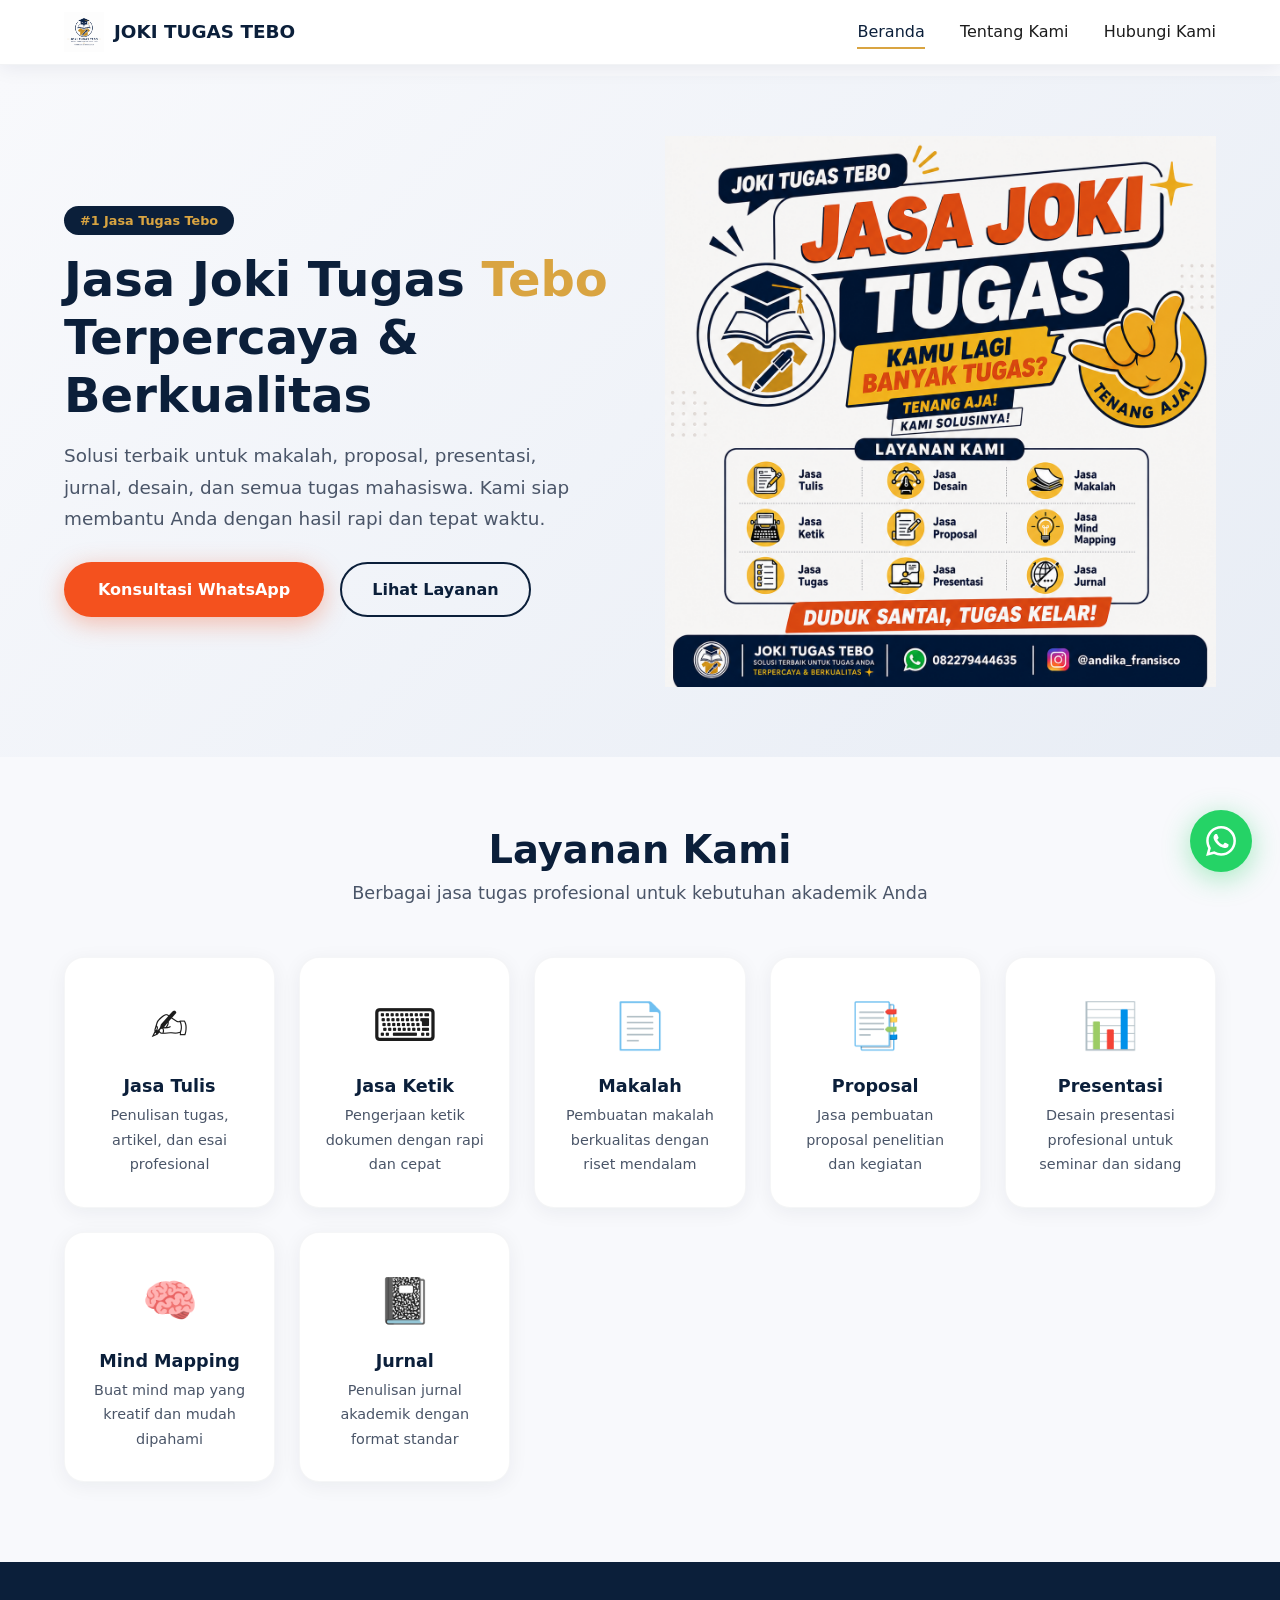
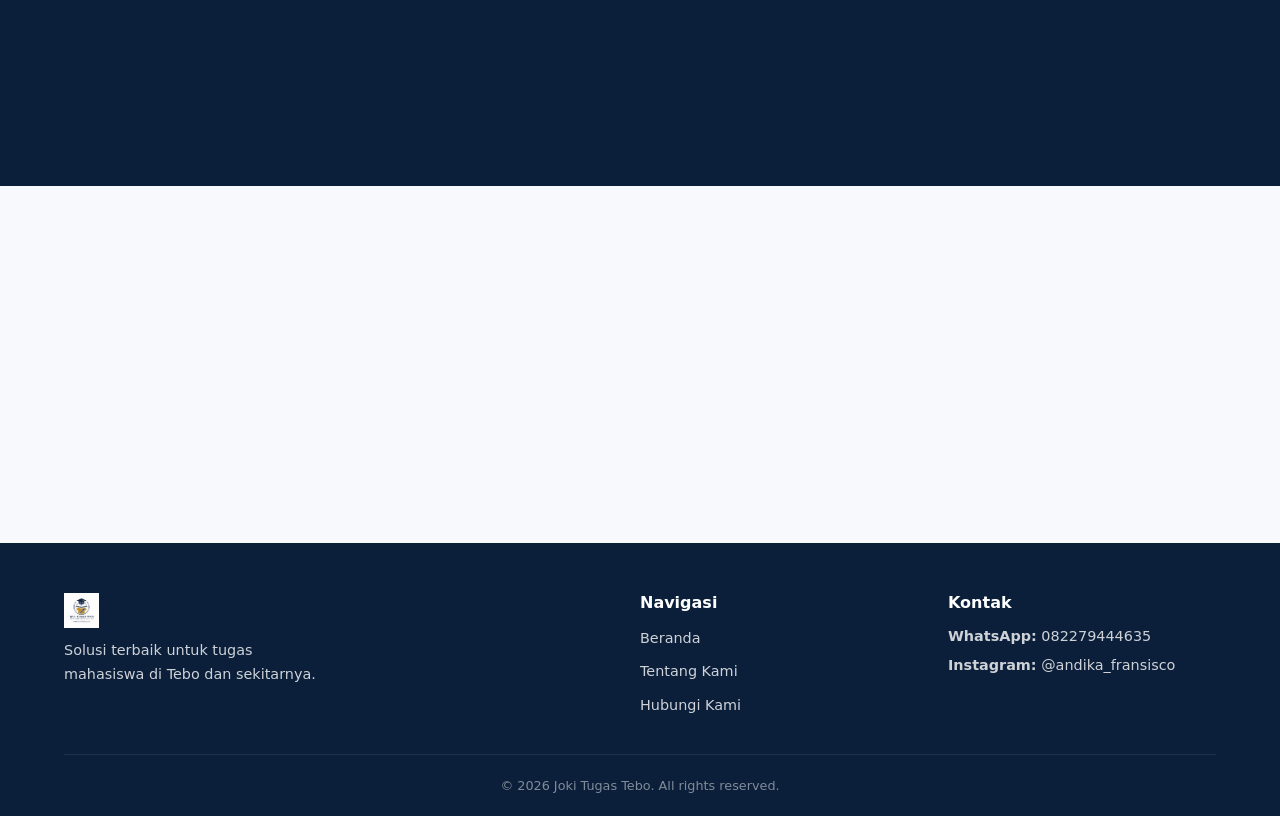
<file: index.html>
<!DOCTYPE html>
<html lang="id">
<head>
    <meta charset="UTF-8" />
    <meta name="viewport" content="width=device-width, initial-scale=1.0" />
    <title>Joki Tugas Tebo | Jasa Makalah, Proposal, Skripsi dan Presentasi</title>
    <meta name="description" content="Joki Tugas Tebo menyediakan jasa pembuatan makalah, proposal, presentasi, jurnal, desain dan tugas mahasiswa dengan hasil rapi dan berkualitas." />
    <meta name="keywords" content="joki tugas tebo, jasa tugas tebo, jasa makalah tebo, jasa proposal tebo, jasa presentasi tebo" />
    <meta name="author" content="Joki Tugas Tebo" />
    <link rel="canonical" href="https://jokitugastebo.vercel.app/" />
    
    <!-- ===== VERIFIKASI GOOGLE SEARCH ===== -->
    <meta name="google-site-verification" content="gqsC8VG3Gx961uWxWNZqtFAsn5p67Dh4_LipPPQKADQ" />
    
    <!-- ===== ROBOTS ===== -->
    <meta name="robots" content="index, follow" />
    
    <!-- ===== OPEN GRAPH / WHATSAPP THUMBNAIL ===== -->
    <meta property="og:type" content="website" />
    <meta property="og:title" content="Joki Tugas Tebo | Jasa Makalah, Proposal, Skripsi dan Presentasi" />
    <meta property="og:description" content="Joki Tugas Tebo menyediakan jasa pembuatan makalah, proposal, presentasi, jurnal, desain dan tugas mahasiswa dengan hasil rapi dan berkualitas." />
    <meta property="og:url" content="https://jokitugastebo.vercel.app/" />
    <meta property="og:site_name" content="Joki Tugas Tebo" />
    <meta property="og:locale" content="id_ID" />
    <meta property="og:image" content="https://jokitugastebo.vercel.app/assets/og-image.jpg" />
    <meta property="og:image:width" content="1200" />
    <meta property="og:image:height" content="630" />
    <meta property="og:image:type" content="image/jpeg" />
    <meta property="og:image:alt" content="Joki Tugas Tebo - Solusi Tugas Mahasiswa Terpercaya" />
    
    <!-- ===== TWITTER CARD ===== -->
    <meta name="twitter:card" content="summary_large_image" />
    <meta name="twitter:title" content="Joki Tugas Tebo | Jasa Makalah, Proposal, Skripsi dan Presentasi" />
    <meta name="twitter:description" content="Joki Tugas Tebo menyediakan jasa pembuatan makalah, proposal, presentasi, jurnal, desain dan tugas mahasiswa dengan hasil rapi dan berkualitas." />
    <meta name="twitter:image" content="https://jokitugastebo.vercel.app/assets/og-image.jpg" />
    <meta name="twitter:site" content="@andika_fransisco" />
    
    <!-- ===== FALLBACK IMAGE ===== -->
    <link rel="image_src" href="https://jokitugastebo.vercel.app/assets/og-image.jpg" />
    
    <!-- Schema JSON-LD -->
    <script type="application/ld+json">
    {
        "@context": "https://schema.org",
        "@type": "ProfessionalService",
        "name": "Joki Tugas Tebo",
        "description": "Jasa joki tugas terpercaya untuk makalah, proposal, presentasi, jurnal, desain dan tugas mahasiswa.",
        "image": "https://jokitugastebo.vercel.app/assets/og-image.jpg",
        "address": {
            "@type": "PostalAddress",
            "addressLocality": "Tebo",
            "addressCountry": "ID"
        },
        "telephone": "+6282279444635",
        "url": "https://jokitugastebo.vercel.app/",
        "sameAs": [
            "https://www.instagram.com/andika_fransisco"
        ]
    }
    </script>
    
    <link rel="stylesheet" href="style.css" />
    <link rel="icon" href="assets/logo.png" type="image/png" />
</head>
<body>

    <!-- Floating WhatsApp -->
    <a href="https://wa.me/6282279444635?text=Halo%20Joki%20Tugas%20Tebo,%20saya%20butuh%20bantuan%20tugas!" 
       class="whatsapp-float" target="_blank" aria-label="Hubungi via WhatsApp">
        <svg xmlns="http://www.w3.org/2000/svg" width="28" height="28" viewBox="0 0 24 24" fill="white">
            <path d="M17.472 14.382c-.297-.149-1.758-.867-2.03-.967-.273-.099-.471-.148-.67.15-.197.297-.767.966-.94 1.164-.173.199-.347.223-.644.075-.297-.15-1.255-.463-2.39-1.475-.883-.788-1.48-1.761-1.653-2.059-.173-.297-.018-.458.13-.606.134-.133.298-.347.446-.52.149-.174.198-.298.298-.497.099-.198.05-.371-.025-.52-.075-.149-.669-1.612-.916-2.207-.242-.579-.487-.5-.669-.51-.173-.008-.371-.01-.57-.01-.198 0-.52.074-.792.372-.272.297-1.04 1.016-1.04 2.479 0 1.462 1.065 2.875 1.213 3.074.149.198 2.096 3.2 5.077 4.487.709.306 1.262.489 1.694.625.712.227 1.36.195 1.871.118.571-.085 1.758-.719 2.006-1.413.248-.694.248-1.289.173-1.413-.074-.124-.272-.198-.57-.347m-5.421 7.403h-.004a9.87 9.87 0 01-5.031-1.378l-.361-.214-3.741.982.998-3.648-.235-.374a9.86 9.86 0 01-1.51-5.26c.001-5.45 4.436-9.884 9.888-9.884 2.64 0 5.122 1.03 6.988 2.898a9.825 9.825 0 012.893 6.994c-.003 5.45-4.437 9.884-9.885 9.884m8.413-18.297A11.815 11.815 0 0012.05 0C5.495 0 .16 5.335.157 11.892c0 2.096.547 4.142 1.588 5.945L.057 24l6.305-1.654a11.882 11.882 0 005.683 1.448h.005c6.554 0 11.89-5.335 11.893-11.893a11.821 11.821 0 00-3.48-8.413z"/>
        </svg>
    </a>

    <!-- Navbar -->
    <nav class="navbar" role="navigation" aria-label="Navigasi utama">
        <div class="container nav-container">
            <div class="brand">
                <a href="index.html">
                    <img src="assets/logo.png" alt="Joki Tugas Tebo Logo" height="40" />
                    <span>JOKI TUGAS TEBO</span>
                </a>
            </div>
            <button class="hamburger" id="hamburgerBtn" aria-label="Toggle navigasi" aria-expanded="false">
                <span></span><span></span><span></span>
            </button>
            <ul class="nav-menu" id="navMenu">
                <li><a href="index.html" class="active">Beranda</a></li>
                <li><a href="about-us.html">Tentang Kami</a></li>
                <li><a href="contact-us.html">Hubungi Kami</a></li>
            </ul>
        </div>
    </nav>

    <!-- Main Content -->
    <main>
        <!-- Hero Section -->
        <section class="hero">
            <div class="container">
                <div class="hero-content">
                    <div class="hero-text">
                        <span class="hero-badge">#1 Jasa Tugas Tebo</span>
                        <h1>Jasa Joki Tugas <span class="highlight">Tebo</span> Terpercaya &amp; Berkualitas</h1>
                        <p>Solusi terbaik untuk makalah, proposal, presentasi, jurnal, desain, dan semua tugas mahasiswa. Kami siap membantu Anda dengan hasil rapi dan tepat waktu.</p>
                        <div class="hero-buttons">
                            <a href="https://wa.me/6282279444635?text=Halo%20Joki%20Tugas%20Tebo,%20saya%20butuh%20bantuan%20tugas!" class="btn-primary pulse" target="_blank">Konsultasi WhatsApp</a>
                            <a href="#layanan" class="btn-secondary">Lihat Layanan</a>
                        </div>
                    </div>
                    <div class="hero-image">
                        <img src="assets/brosur.png" alt="Joki Tugas Tebo - Solusi Tugas Mahasiswa" />
                    </div>
                </div>
            </div>
        </section>

        <!-- Layanan Section -->
        <section class="services" id="layanan">
            <div class="container">
                <div class="section-header animate-on-scroll">
                    <h2>Layanan Kami</h2>
                    <p>Berbagai jasa tugas profesional untuk kebutuhan akademik Anda</p>
                </div>
                <div class="service-grid">
                    <div class="service-card animate-on-scroll">
                        <div class="service-icon">✍️</div>
                        <h3>Jasa Tulis</h3>
                        <p>Penulisan tugas, artikel, dan esai profesional</p>
                    </div>
                    <div class="service-card animate-on-scroll">
                        <div class="service-icon">⌨️</div>
                        <h3>Jasa Ketik</h3>
                        <p>Pengerjaan ketik dokumen dengan rapi dan cepat</p>
                    </div>
                    <div class="service-card animate-on-scroll">
                        <div class="service-icon">📄</div>
                        <h3>Makalah</h3>
                        <p>Pembuatan makalah berkualitas dengan riset mendalam</p>
                    </div>
                    <div class="service-card animate-on-scroll">
                        <div class="service-icon">📑</div>
                        <h3>Proposal</h3>
                        <p>Jasa pembuatan proposal penelitian dan kegiatan</p>
                    </div>
                    <div class="service-card animate-on-scroll">
                        <div class="service-icon">📊</div>
                        <h3>Presentasi</h3>
                        <p>Desain presentasi profesional untuk seminar dan sidang</p>
                    </div>
                    <div class="service-card animate-on-scroll">
                        <div class="service-icon">🧠</div>
                        <h3>Mind Mapping</h3>
                        <p>Buat mind map yang kreatif dan mudah dipahami</p>
                    </div>
                    <div class="service-card animate-on-scroll">
                        <div class="service-icon">📓</div>
                        <h3>Jurnal</h3>
                        <p>Penulisan jurnal akademik dengan format standar</p>
                    </div>
                    <div class="service-card animate-on-scroll">
                        <div class="service-icon">🎨</div>
                        <h3>Desain</h3>
                        <p>Jasa desain grafis untuk kebutuhan tugas dan presentasi</p>
                    </div>
                </div>
            </div>
        </section>

        <!-- Statistik / Kepercayaan -->
        <section class="stats">
            <div class="container">
                <div class="stats-grid">
                    <div class="stat-item animate-on-scroll">
                        <span class="stat-number" data-count="500">0</span>
                        <span class="stat-label">Tugas Selesai</span>
                    </div>
                    <div class="stat-item animate-on-scroll">
                        <span class="stat-number" data-count="300">0</span>
                        <span class="stat-label">Klien Puas</span>
                    </div>
                    <div class="stat-item animate-on-scroll">
                        <span class="stat-number" data-count="98">0</span>
                        <span class="stat-label">% Kepuasan</span>
                    </div>
                    <div class="stat-item animate-on-scroll">
                        <span class="stat-number" data-count="24">0</span>
                        <span class="stat-label">Jam Respon</span>
                    </div>
                </div>
            </div>
        </section>

        <!-- CTA Banner -->
        <section class="cta-banner animate-on-scroll">
            <div class="container">
                <div class="cta-content">
                    <h2>Siap Bantu Tugas Anda?</h2>
                    <p>Konsultasikan tugas Anda sekarang dan dapatkan solusi terbaik dari tim profesional kami.</p>
                    <a href="https://wa.me/6282279444635?text=Halo%20Joki%20Tugas%20Tebo,%20saya%20butuh%20bantuan%20tugas!" class="btn-primary pulse" target="_blank">Hubungi Kami Sekarang</a>
                </div>
            </div>
        </section>
    </main>

    <!-- Footer -->
    <footer>
        <div class="container">
            <div class="footer-grid">
                <div class="footer-brand">
                    <img src="assets/logo.png" alt="Joki Tugas Tebo" height="35" />
                    <p>Solusi terbaik untuk tugas mahasiswa di Tebo dan sekitarnya.</p>
                </div>
                <div class="footer-links">
                    <h4>Navigasi</h4>
                    <ul>
                        <li><a href="index.html">Beranda</a></li>
                        <li><a href="about-us.html">Tentang Kami</a></li>
                        <li><a href="contact-us.html">Hubungi Kami</a></li>
                    </ul>
                </div>
                <div class="footer-contact">
                    <h4>Kontak</h4>
                    <p><strong>WhatsApp:</strong> 082279444635</p>
                    <p><strong>Instagram:</strong> @andika_fransisco</p>
                </div>
            </div>
            <div class="footer-bottom">
                <p>&copy; 2026 Joki Tugas Tebo. All rights reserved.</p>
            </div>
        </div>
    </footer>

    <script src="script.js"></script>
</body>
</html>
</file>
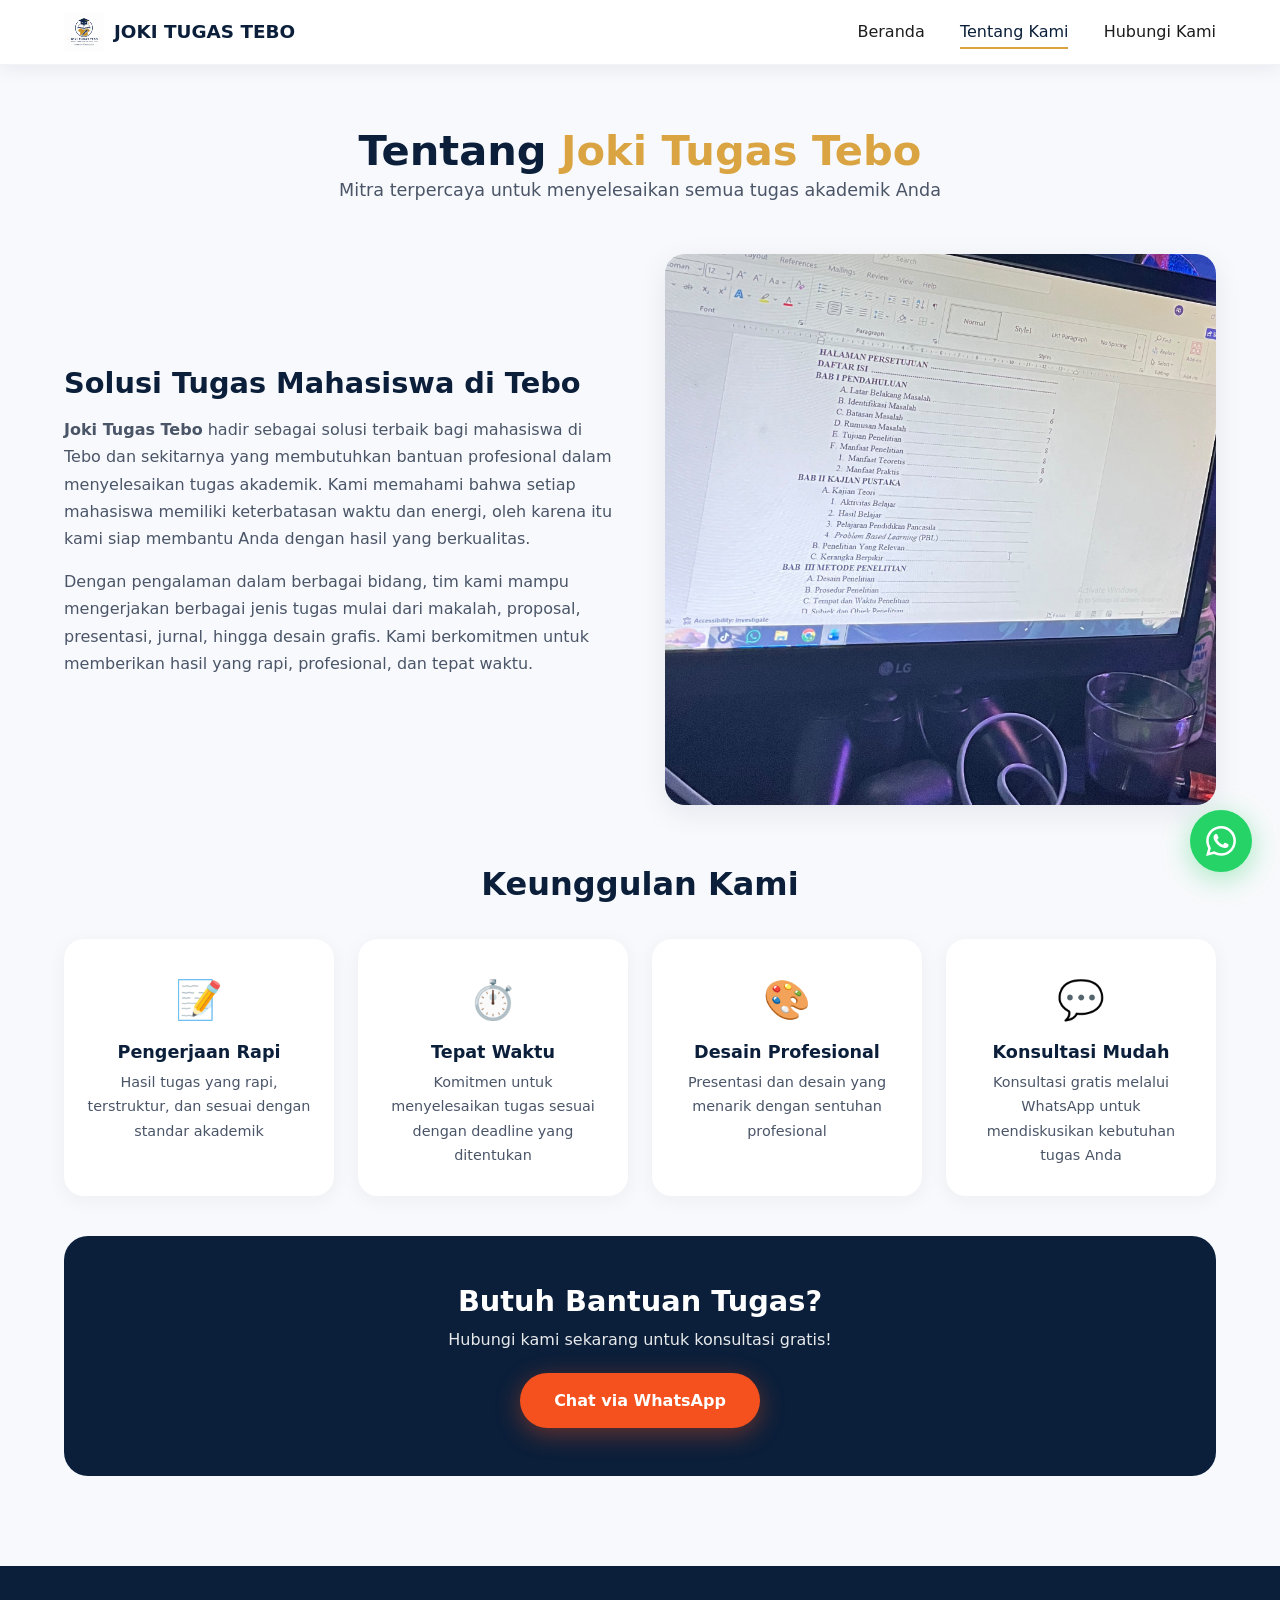
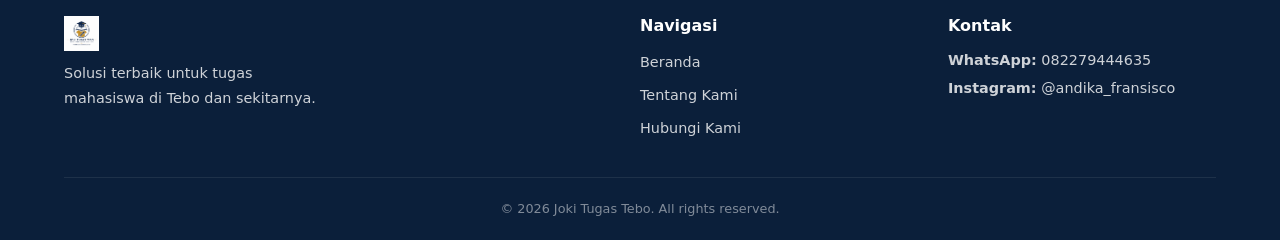
<file: about-us.html>
<!DOCTYPE html>
<html lang="id">
<head>
    <meta charset="UTF-8" />
    <meta name="viewport" content="width=device-width, initial-scale=1.0" />
    <title>Tentang Kami | Joki Tugas Tebo - Jasa Tugas Mahasiswa</title>
    <meta name="description" content="Joki Tugas Tebo adalah jasa pembuatan makalah, proposal, presentasi, jurnal dan desain tugas mahasiswa profesional di Tebo." />
    <meta name="keywords" content="tentang joki tugas tebo, jasa tugas tebo, jasa makalah tebo" />
    <link rel="canonical" href="https://jokitugastebo.vercel.app/about-us.html" />
    
    <!-- ===== OPEN GRAPH / SOCIAL MEDIA THUMBNAIL ===== -->
    <meta property="og:title" content="Tentang Kami | Joki Tugas Tebo - Jasa Tugas Mahasiswa" />
    <meta property="og:description" content="Joki Tugas Tebo menyediakan jasa pembuatan makalah, proposal, presentasi, jurnal, desain dan tugas mahasiswa dengan hasil rapi dan berkualitas." />
    <meta property="og:type" content="website" />
    <meta property="og:url" content="https://jokitugastebo.vercel.app/about-us.html" />
    <meta property="og:image" content="https://jokitugastebo.vercel.app/assets/logo-og.png" />
    <meta property="og:image:width" content="1200" />
    <meta property="og:image:height" content="630" />
    <meta property="og:site_name" content="Joki Tugas Tebo" />
    <meta property="og:locale" content="id_ID" />
    
    
    <!-- ===== FALLBACK IMAGE ===== -->
    <link rel="image_src" href="https://jokitugastebo.vercel.app/assets/logo-og.png" />
    
    <!-- Schema JSON-LD -->
    <script type="application/ld+json">
    {
        "@context": "https://schema.org",
        "@type": "AboutPage",
        "name": "Tentang Joki Tugas Tebo",
        "description": "Jasa joki tugas terpercaya untuk makalah, proposal, presentasi, jurnal, desain dan tugas mahasiswa.",
        "image": "https://jokitugastebo.vercel.app/assets/logo-og.png",
        "mainEntity": {
            "@type": "ProfessionalService",
            "name": "Joki Tugas Tebo",
            "telephone": "+6282279444635"
        }
    }
    </script>
    
    <link rel="stylesheet" href="style.css" />
    <link rel="icon" href="assets/logo.png" type="image/png" />
</head>
<body>

    <!-- Floating WhatsApp -->
    <a href="https://wa.me/6282279444635?text=Halo%20Joki%20Tugas%20Tebo,%20saya%20butuh%20bantuan%20tugas!" 
       class="whatsapp-float" target="_blank" aria-label="Hubungi via WhatsApp">
        <svg xmlns="http://www.w3.org/2000/svg" width="28" height="28" viewBox="0 0 24 24" fill="white">
            <path d="M17.472 14.382c-.297-.149-1.758-.867-2.03-.967-.273-.099-.471-.148-.67.15-.197.297-.767.966-.94 1.164-.173.199-.347.223-.644.075-.297-.15-1.255-.463-2.39-1.475-.883-.788-1.48-1.761-1.653-2.059-.173-.297-.018-.458.13-.606.134-.133.298-.347.446-.52.149-.174.198-.298.298-.497.099-.198.05-.371-.025-.52-.075-.149-.669-1.612-.916-2.207-.242-.579-.487-.5-.669-.51-.173-.008-.371-.01-.57-.01-.198 0-.52.074-.792.372-.272.297-1.04 1.016-1.04 2.479 0 1.462 1.065 2.875 1.213 3.074.149.198 2.096 3.2 5.077 4.487.709.306 1.262.489 1.694.625.712.227 1.36.195 1.871.118.571-.085 1.758-.719 2.006-1.413.248-.694.248-1.289.173-1.413-.074-.124-.272-.198-.57-.347m-5.421 7.403h-.004a9.87 9.87 0 01-5.031-1.378l-.361-.214-3.741.982.998-3.648-.235-.374a9.86 9.86 0 01-1.51-5.26c.001-5.45 4.436-9.884 9.888-9.884 2.64 0 5.122 1.03 6.988 2.898a9.825 9.825 0 012.893 6.994c-.003 5.45-4.437 9.884-9.885 9.884m8.413-18.297A11.815 11.815 0 0012.05 0C5.495 0 .16 5.335.157 11.892c0 2.096.547 4.142 1.588 5.945L.057 24l6.305-1.654a11.882 11.882 0 005.683 1.448h.005c6.554 0 11.89-5.335 11.893-11.893a11.821 11.821 0 00-3.48-8.413z"/>
        </svg>
    </a>

    <!-- Navbar -->
    <nav class="navbar" role="navigation" aria-label="Navigasi utama">
        <div class="container nav-container">
            <div class="brand">
                <a href="index.html">
                    <img src="assets/logo.png" alt="Joki Tugas Tebo Logo" height="40" />
                    <span>JOKI TUGAS TEBO</span>
                </a>
            </div>
            <button class="hamburger" id="hamburgerBtn" aria-label="Toggle navigasi" aria-expanded="false">
                <span></span><span></span><span></span>
            </button>
            <ul class="nav-menu" id="navMenu">
                <li><a href="index.html">Beranda</a></li>
                <li><a href="about-us.html" class="active">Tentang Kami</a></li>
                <li><a href="contact-us.html">Hubungi Kami</a></li>
            </ul>
        </div>
    </nav>

    <main>
        <section class="about-page">
            <div class="container">
                <div class="about-header animate-on-scroll">
                    <h1>Tentang <span class="highlight">Joki Tugas Tebo</span></h1>
                    <p>Mitra terpercaya untuk menyelesaikan semua tugas akademik Anda</p>
                </div>

                <div class="about-content animate-on-scroll">
                    <div class="about-text">
                        <h2>Solusi Tugas Mahasiswa di Tebo</h2>
                        <p><strong>Joki Tugas Tebo</strong> hadir sebagai solusi terbaik bagi mahasiswa di Tebo dan sekitarnya yang membutuhkan bantuan profesional dalam menyelesaikan tugas akademik. Kami memahami bahwa setiap mahasiswa memiliki keterbatasan waktu dan energi, oleh karena itu kami siap membantu Anda dengan hasil yang berkualitas.</p>
                        <p>Dengan pengalaman dalam berbagai bidang, tim kami mampu mengerjakan berbagai jenis tugas mulai dari makalah, proposal, presentasi, jurnal, hingga desain grafis. Kami berkomitmen untuk memberikan hasil yang rapi, profesional, dan tepat waktu.</p>
                    </div>
                    <div class="about-image">
                        <img src="assets/about2.jpg" alt="Tentang Joki Tugas Tebo" />
                    </div>
                </div>

                <div class="advantages animate-on-scroll">
                    <h2>Keunggulan Kami</h2>
                    <div class="advantages-grid">
                        <div class="advantage-item">
                            <div class="advantage-icon">📝</div>
                            <h3>Pengerjaan Rapi</h3>
                            <p>Hasil tugas yang rapi, terstruktur, dan sesuai dengan standar akademik</p>
                        </div>
                        <div class="advantage-item">
                            <div class="advantage-icon">⏱️</div>
                            <h3>Tepat Waktu</h3>
                            <p>Komitmen untuk menyelesaikan tugas sesuai dengan deadline yang ditentukan</p>
                        </div>
                        <div class="advantage-item">
                            <div class="advantage-icon">🎨</div>
                            <h3>Desain Profesional</h3>
                            <p>Presentasi dan desain yang menarik dengan sentuhan profesional</p>
                        </div>
                        <div class="advantage-item">
                            <div class="advantage-icon">💬</div>
                            <h3>Konsultasi Mudah</h3>
                            <p>Konsultasi gratis melalui WhatsApp untuk mendiskusikan kebutuhan tugas Anda</p>
                        </div>
                    </div>
                </div>

                <div class="about-cta animate-on-scroll">
                    <h3>Butuh Bantuan Tugas?</h3>
                    <p>Hubungi kami sekarang untuk konsultasi gratis!</p>
                    <a href="https://wa.me/6282279444635?text=Halo%20Joki%20Tugas%20Tebo,%20saya%20butuh%20bantuan%20tugas!" class="btn-primary pulse" target="_blank">Chat via WhatsApp</a>
                </div>
            </div>
        </section>
    </main>

    <!-- Footer -->
    <footer>
        <div class="container">
            <div class="footer-grid">
                <div class="footer-brand">
                    <img src="assets/logo.png" alt="Joki Tugas Tebo" height="35" />
                    <p>Solusi terbaik untuk tugas mahasiswa di Tebo dan sekitarnya.</p>
                </div>
                <div class="footer-links">
                    <h4>Navigasi</h4>
                    <ul>
                        <li><a href="index.html">Beranda</a></li>
                        <li><a href="about-us.html">Tentang Kami</a></li>
                        <li><a href="contact-us.html">Hubungi Kami</a></li>
                    </ul>
                </div>
                <div class="footer-contact">
                    <h4>Kontak</h4>
                    <p><strong>WhatsApp:</strong> 082279444635</p>
                    <p><strong>Instagram:</strong> @andika_fransisco</p>
                </div>
            </div>
            <div class="footer-bottom">
                <p>&copy; 2026 Joki Tugas Tebo. All rights reserved.</p>
            </div>
        </div>
    </footer>

    <script src="script.js"></script>
</body>
</html>
</file>
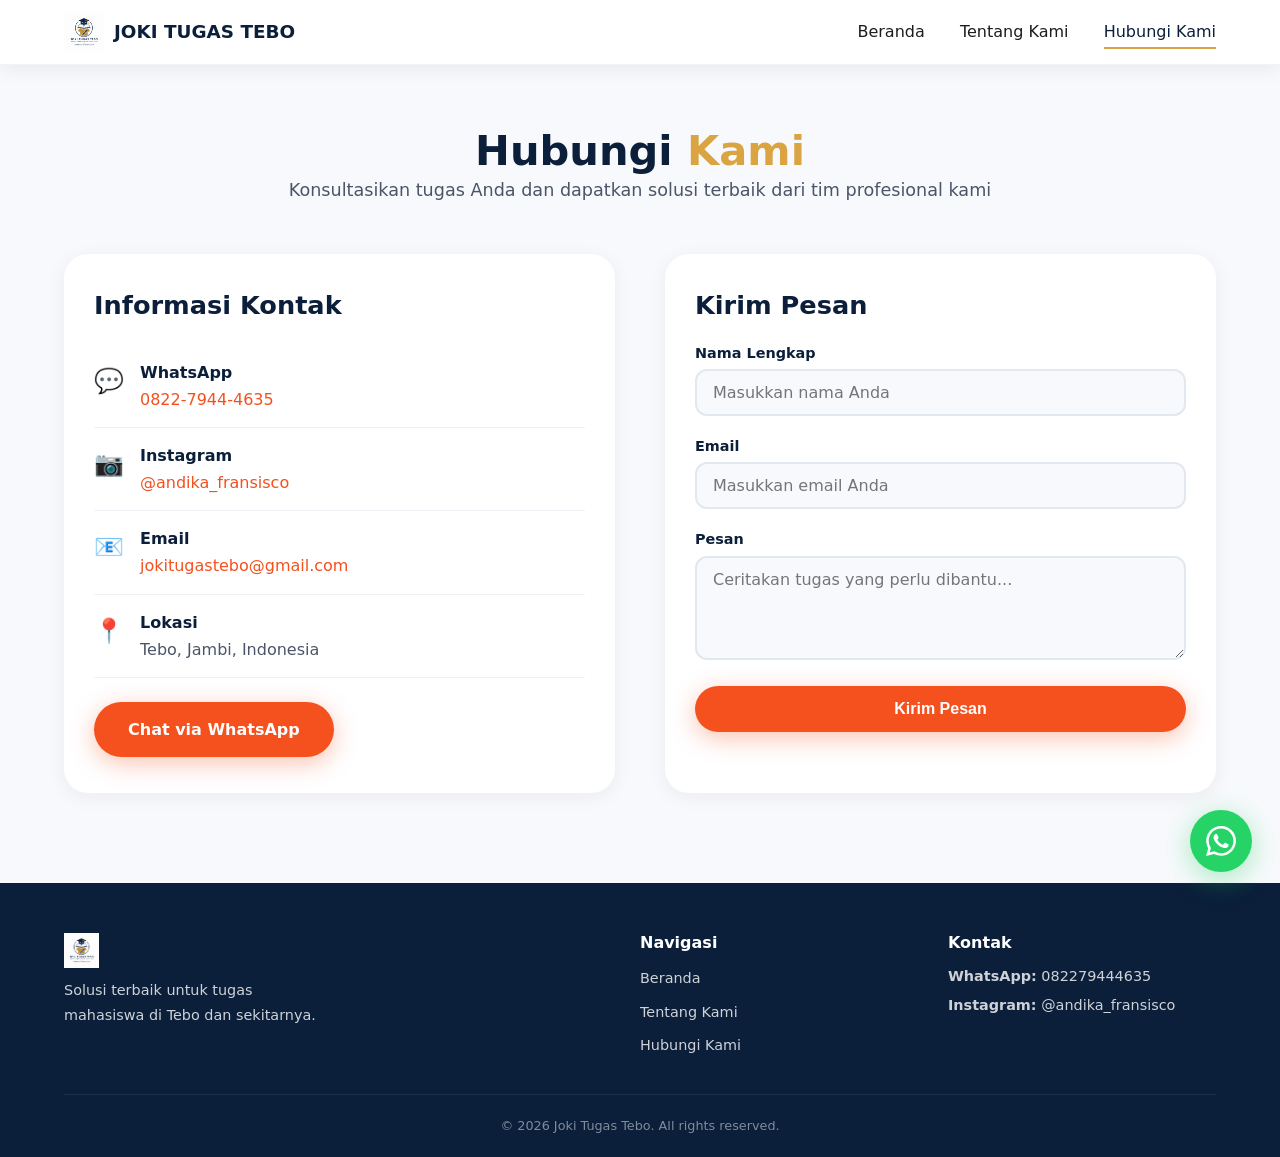
<file: contact-us.html>
<!DOCTYPE html>
<html lang="id">
<head>
    <meta charset="UTF-8" />
    <meta name="viewport" content="width=device-width, initial-scale=1.0" />
    <title>Hubungi Kami | Joki Tugas Tebo - Jasa Tugas Mahasiswa</title>
    <meta name="description" content="Hubungi Joki Tugas Tebo untuk konsultasi gratis dan pemesanan jasa makalah, proposal, presentasi, jurnal dan desain tugas." />
    <meta name="keywords" content="hubungi joki tugas tebo, kontak jasa tugas tebo, wa joki tugas" />
    <link rel="canonical" href="https://jokitugastebo.vercel.app/contact-us.html" />
    
    <!-- ===== OPEN GRAPH / SOCIAL MEDIA THUMBNAIL ===== -->
    <meta property="og:title" content="Hubungi Kami | Joki Tugas Tebo - Jasa Tugas Mahasiswa" />
    <meta property="og:description" content="Hubungi Joki Tugas Tebo untuk konsultasi gratis dan pemesanan jasa makalah, proposal, presentasi, jurnal dan desain tugas." />
    <meta property="og:type" content="website" />
    <meta property="og:url" content="https://jokitugastebo.vercel.app/contact-us.html" />
    <meta property="og:image" content="https://jokitugastebo.vercel.app/assets/logo-og.png" />
    <meta property="og:image:width" content="1200" />
    <meta property="og:image:height" content="630" />
    <meta property="og:site_name" content="Joki Tugas Tebo" />
    <meta property="og:locale" content="id_ID" />
    
    
    <!-- ===== FALLBACK IMAGE ===== -->
    <link rel="image_src" href="https://jokitugastebo.vercel.app/assets/logo-og.png" />
    
    <link rel="stylesheet" href="style.css" />
    <link rel="icon" href="assets/logo.png" type="image/png" />
</head>
<body>

    <!-- Floating WhatsApp -->
    <a href="https://wa.me/6282279444635?text=Halo%20Joki%20Tugas%20Tebo,%20saya%20butuh%20bantuan%20tugas!" 
       class="whatsapp-float" target="_blank" aria-label="Hubungi via WhatsApp">
        <svg xmlns="http://www.w3.org/2000/svg" width="28" height="28" viewBox="0 0 24 24" fill="white">
            <path d="M17.472 14.382c-.297-.149-1.758-.867-2.03-.967-.273-.099-.471-.148-.67.15-.197.297-.767.966-.94 1.164-.173.199-.347.223-.644.075-.297-.15-1.255-.463-2.39-1.475-.883-.788-1.48-1.761-1.653-2.059-.173-.297-.018-.458.13-.606.134-.133.298-.347.446-.52.149-.174.198-.298.298-.497.099-.198.05-.371-.025-.52-.075-.149-.669-1.612-.916-2.207-.242-.579-.487-.5-.669-.51-.173-.008-.371-.01-.57-.01-.198 0-.52.074-.792.372-.272.297-1.04 1.016-1.04 2.479 0 1.462 1.065 2.875 1.213 3.074.149.198 2.096 3.2 5.077 4.487.709.306 1.262.489 1.694.625.712.227 1.36.195 1.871.118.571-.085 1.758-.719 2.006-1.413.248-.694.248-1.289.173-1.413-.074-.124-.272-.198-.57-.347m-5.421 7.403h-.004a9.87 9.87 0 01-5.031-1.378l-.361-.214-3.741.982.998-3.648-.235-.374a9.86 9.86 0 01-1.51-5.26c.001-5.45 4.436-9.884 9.888-9.884 2.64 0 5.122 1.03 6.988 2.898a9.825 9.825 0 012.893 6.994c-.003 5.45-4.437 9.884-9.885 9.884m8.413-18.297A11.815 11.815 0 0012.05 0C5.495 0 .16 5.335.157 11.892c0 2.096.547 4.142 1.588 5.945L.057 24l6.305-1.654a11.882 11.882 0 005.683 1.448h.005c6.554 0 11.89-5.335 11.893-11.893a11.821 11.821 0 00-3.48-8.413z"/>
        </svg>
    </a>

    <!-- Navbar -->
    <nav class="navbar" role="navigation" aria-label="Navigasi utama">
        <div class="container nav-container">
            <div class="brand">
                <a href="index.html">
                    <img src="assets/logo.png" alt="Joki Tugas Tebo Logo" height="40" />
                    <span>JOKI TUGAS TEBO</span>
                </a>
            </div>
            <button class="hamburger" id="hamburgerBtn" aria-label="Toggle navigasi" aria-expanded="false">
                <span></span><span></span><span></span>
            </button>
            <ul class="nav-menu" id="navMenu">
                <li><a href="index.html">Beranda</a></li>
                <li><a href="about-us.html">Tentang Kami</a></li>
                <li><a href="contact-us.html" class="active">Hubungi Kami</a></li>
            </ul>
        </div>
    </nav>

    <main>
        <section class="contact-page">
            <div class="container">
                <div class="contact-header animate-on-scroll">
                    <h1>Hubungi <span class="highlight">Kami</span></h1>
                    <p>Konsultasikan tugas Anda dan dapatkan solusi terbaik dari tim profesional kami</p>
                </div>

                <div class="contact-grid">
                    <div class="contact-info animate-on-scroll">
                        <h2>Informasi Kontak</h2>
                        <div class="contact-item">
                            <span class="contact-icon">💬</span>
                            <div>
                                <strong>WhatsApp</strong>
                                <p><a href="https://wa.me/6282279444635" target="_blank">0822-7944-4635</a></p>
                            </div>
                        </div>
                        <div class="contact-item">
                            <span class="contact-icon">📷</span>
                            <div>
                                <strong>Instagram</strong>
                                <p><a href="https://instagram.com/andika_fransisco" target="_blank">@andika_fransisco</a></p>
                            </div>
                        </div>
                        <div class="contact-item">
                            <span class="contact-icon">📧</span>
                            <div>
                                <strong>Email</strong>
                                <p><a href="mailto:jokitugastebo@gmail.com">jokitugastebo@gmail.com</a></p>
                            </div>
                        </div>
                        <div class="contact-item">
                            <span class="contact-icon">📍</span>
                            <div>
                                <strong>Lokasi</strong>
                                <p>Tebo, Jambi, Indonesia</p>
                            </div>
                        </div>

                        <div class="contact-cta">
                            <a href="https://wa.me/6282279444635?text=Halo%20Joki%20Tugas%20Tebo,%20saya%20butuh%20bantuan%20tugas!" class="btn-primary pulse" target="_blank">Chat via WhatsApp</a>
                        </div>
                    </div>

                    <div class="contact-form animate-on-scroll">
                        <h2>Kirim Pesan</h2>
                        <form id="contactForm" action="#" method="POST">
                            <div class="form-group">
                                <label for="name">Nama Lengkap</label>
                                <input type="text" id="name" name="name" placeholder="Masukkan nama Anda" required />
                            </div>
                            <div class="form-group">
                                <label for="email">Email</label>
                                <input type="email" id="email" name="email" placeholder="Masukkan email Anda" required />
                            </div>
                            <div class="form-group">
                                <label for="message">Pesan</label>
                                <textarea id="message" name="message" rows="4" placeholder="Ceritakan tugas yang perlu dibantu..." required></textarea>
                            </div>
                            <button type="submit" class="btn-primary">Kirim Pesan</button>
                        </form>
                    </div>
                </div>
            </div>
        </section>
    </main>

    <!-- Footer -->
    <footer>
        <div class="container">
            <div class="footer-grid">
                <div class="footer-brand">
                    <img src="assets/logo.png" alt="Joki Tugas Tebo" height="35" />
                    <p>Solusi terbaik untuk tugas mahasiswa di Tebo dan sekitarnya.</p>
                </div>
                <div class="footer-links">
                    <h4>Navigasi</h4>
                    <ul>
                        <li><a href="index.html">Beranda</a></li>
                        <li><a href="about-us.html">Tentang Kami</a></li>
                        <li><a href="contact-us.html">Hubungi Kami</a></li>
                    </ul>
                </div>
                <div class="footer-contact">
                    <h4>Kontak</h4>
                    <p><strong>WhatsApp:</strong> 082279444635</p>
                    <p><strong>Instagram:</strong> @andika_fransisco</p>
                </div>
            </div>
            <div class="footer-bottom">
                <p>&copy; 2026 Joki Tugas Tebo. All rights reserved.</p>
            </div>
        </div>
    </footer>

    <script src="script.js"></script>
</body>
</html>
</file>
<file: style.css>
/* style.css - Joki Tugas Tebo Professional Theme */

/* ===== RESET & BASE ===== */
* {
    margin: 0;
    padding: 0;
    box-sizing: border-box;
}

html {
    scroll-behavior: smooth;
}

body {
    font-family: 'Segoe UI', Roboto, system-ui, -apple-system, sans-serif;
    background: #F8F9FC;
    color: #1C1C1C;
    line-height: 1.7;
    padding-top: 76px;
    overflow-x: hidden;
}

.container {
    width: 90%;
    max-width: 1200px;
    margin: 0 auto;
}

img {
    max-width: 100%;
    height: auto;
    display: block;
}

a {
    text-decoration: none;
    color: inherit;
}

/* ===== TYPOGRAPHY ===== */
h1, h2, h3, h4 {
    font-weight: 700;
    line-height: 1.2;
}

.highlight {
    color: #D9A441;
}

/* ===== BUTTONS ===== */
.btn-primary {
    display: inline-block;
    background: #F4511E;
    color: #fff;
    padding: 14px 34px;
    border-radius: 50px;
    font-weight: 600;
    font-size: 1rem;
    border: none;
    cursor: pointer;
    transition: all 0.3s ease;
    box-shadow: 0 6px 24px rgba(244, 81, 30, 0.35);
    text-align: center;
}

.btn-primary:hover {
    background: #d9431a;
    transform: translateY(-3px);
    box-shadow: 0 10px 32px rgba(244, 81, 30, 0.45);
}

.btn-secondary {
    display: inline-block;
    background: transparent;
    color: #0B1F3A;
    padding: 12px 30px;
    border-radius: 50px;
    font-weight: 600;
    border: 2px solid #0B1F3A;
    transition: all 0.3s ease;
    text-align: center;
}

.btn-secondary:hover {
    background: #0B1F3A;
    color: #fff;
    transform: translateY(-3px);
}

.pulse {
    animation: pulse 2s infinite;
}

@keyframes pulse {
    0%, 100% { transform: scale(1); }
    50% { transform: scale(1.04); }
}

/* ===== NAVBAR ===== */
.navbar {
    position: fixed;
    top: 0;
    left: 0;
    width: 100%;
    background: rgba(255, 255, 255, 0.95);
    backdrop-filter: blur(12px);
    box-shadow: 0 2px 20px rgba(11, 31, 58, 0.08);
    z-index: 1000;
    padding: 12px 0;
    border-bottom: 1px solid rgba(11, 31, 58, 0.05);
}

.nav-container {
    display: flex;
    justify-content: space-between;
    align-items: center;
}

.brand a {
    display: flex;
    align-items: center;
    gap: 10px;
    font-weight: 700;
    font-size: 1.15rem;
    color: #0B1F3A;
}

.brand a img {
    height: 40px;
    width: auto;
}

.nav-menu {
    display: flex;
    gap: 2.2rem;
    list-style: none;
    align-items: center;
}

.nav-menu a {
    font-weight: 500;
    color: #1C1C1C;
    padding: 6px 0;
    border-bottom: 2px solid transparent;
    transition: all 0.25s ease;
    font-size: 1rem;
}

.nav-menu a:hover,
.nav-menu a.active {
    color: #0B1F3A;
    border-bottom-color: #D9A441;
}

/* ===== HAMBURGER ===== */
.hamburger {
    display: none;
    flex-direction: column;
    gap: 5px;
    background: transparent;
    border: none;
    cursor: pointer;
    padding: 4px;
    z-index: 1001;
}

.hamburger span {
    display: block;
    width: 28px;
    height: 3px;
    background: #0B1F3A;
    border-radius: 10px;
    transition: all 0.3s ease;
    transform-origin: center;
}

.hamburger.active span:nth-child(1) {
    transform: rotate(45deg) translate(6px, 6px);
}
.hamburger.active span:nth-child(2) {
    opacity: 0;
    transform: scaleX(0);
}
.hamburger.active span:nth-child(3) {
    transform: rotate(-45deg) translate(6px, -6px);
}

/* ===== FLOATING WHATSAPP ===== */
.whatsapp-float {
    position: fixed;
    bottom: 28px;
    right: 28px;
    background: #25D366;
    width: 62px;
    height: 62px;
    border-radius: 50%;
    display: flex;
    align-items: center;
    justify-content: center;
    box-shadow: 0 6px 28px rgba(37, 211, 102, 0.4);
    z-index: 999;
    transition: all 0.3s ease;
}

.whatsapp-float:hover {
    transform: scale(1.1) rotate(-5deg);
    box-shadow: 0 10px 38px rgba(37, 211, 102, 0.5);
}

.whatsapp-float svg {
    width: 30px;
    height: 30px;
}

/* ===== HERO ===== */
.hero {
    padding: 60px 0 70px;
    background: linear-gradient(135deg, #F8F9FC 0%, #E8EDF5 100%);
    position: relative;
    overflow: hidden;
}

.hero-content {
    display: grid;
    grid-template-columns: 1fr 1fr;
    gap: 50px;
    align-items: center;
}

.hero-badge {
    display: inline-block;
    background: #0B1F3A;
    color: #D9A441;
    padding: 4px 16px;
    border-radius: 50px;
    font-size: 0.8rem;
    font-weight: 600;
    margin-bottom: 16px;
}

.hero-text h1 {
    font-size: 3rem;
    margin-bottom: 16px;
    color: #0B1F3A;
}

.hero-text p {
    font-size: 1.15rem;
    color: #4a5568;
    margin-bottom: 28px;
    max-width: 520px;
}

.hero-buttons {
    display: flex;
    gap: 16px;
    flex-wrap: wrap;
}

.hero-image {
    display: flex;
    justify-content: center;
    align-items: center;
}

.hero-image img {
    max-width: 100%;
    animation: float 6s ease-in-out infinite;
}

@keyframes float {
    0%, 100% { transform: translateY(0); }
    50% { transform: translateY(-16px); }
}

/* ===== SERVICES ===== */
.services {
    padding: 70px 0 80px;
}

.section-header {
    text-align: center;
    margin-bottom: 48px;
}

.section-header h2 {
    font-size: 2.4rem;
    color: #0B1F3A;
}

.section-header p {
    color: #4a5568;
    font-size: 1.1rem;
    margin-top: 6px;
}

.service-grid {
    display: grid;
    grid-template-columns: repeat(auto-fit, minmax(210px, 1fr));
    gap: 24px;
}

.service-card {
    background: #fff;
    padding: 30px 20px;
    border-radius: 20px;
    text-align: center;
    box-shadow: 0 4px 20px rgba(11, 31, 58, 0.06);
    transition: all 0.4s ease;
    border: 1px solid rgba(11, 31, 58, 0.04);
}

.service-card:hover {
    transform: translateY(-10px);
    box-shadow: 0 16px 48px rgba(11, 31, 58, 0.10);
    border-color: #D9A441;
}

.service-icon {
    font-size: 2.8rem;
    margin-bottom: 12px;
}

.service-card h3 {
    font-size: 1.1rem;
    color: #0B1F3A;
    margin-bottom: 6px;
}

.service-card p {
    font-size: 0.9rem;
    color: #4a5568;
    margin: 0;
}

/* ===== STATS ===== */
.stats {
    background: #0B1F3A;
    padding: 60px 0;
}

.stats-grid {
    display: grid;
    grid-template-columns: repeat(4, 1fr);
    gap: 30px;
    text-align: center;
}

.stat-item {
    color: #fff;
}

.stat-number {
    font-size: 2.8rem;
    font-weight: 700;
    color: #D9A441;
    display: block;
}

.stat-label {
    font-size: 1rem;
    opacity: 0.8;
    margin-top: 4px;
}

/* ===== CTA BANNER ===== */
.cta-banner {
    padding: 70px 0;
    background: linear-gradient(135deg, #F8F9FC, #E8EDF5);
}

.cta-content {
    text-align: center;
    max-width: 640px;
    margin: 0 auto;
}

.cta-content h2 {
    font-size: 2.2rem;
    color: #0B1F3A;
    margin-bottom: 12px;
}

.cta-content p {
    font-size: 1.1rem;
    color: #4a5568;
    margin-bottom: 28px;
}

/* ===== ABOUT PAGE ===== */
.about-page {
    padding: 50px 0 70px;
}

.about-header {
    text-align: center;
    margin-bottom: 48px;
}

.about-header h1 {
    font-size: 2.6rem;
    color: #0B1F3A;
}

.about-header p {
    color: #4a5568;
    font-size: 1.1rem;
}

.about-content {
    display: grid;
    grid-template-columns: 1fr 1fr;
    gap: 50px;
    align-items: center;
    margin-bottom: 60px;
}

.about-text h2 {
    font-size: 1.8rem;
    color: #0B1F3A;
    margin-bottom: 16px;
}

.about-text p {
    color: #4a5568;
    margin-bottom: 16px;
}

.about-image img {
    border-radius: 20px;
    box-shadow: 0 8px 30px rgba(11, 31, 58, 0.08);
}

.advantages {
    margin: 50px 0 40px;
}

.advantages h2 {
    text-align: center;
    font-size: 2rem;
    color: #0B1F3A;
    margin-bottom: 36px;
}

.advantages-grid {
    display: grid;
    grid-template-columns: repeat(auto-fit, minmax(220px, 1fr));
    gap: 24px;
}

.advantage-item {
    background: #fff;
    padding: 28px 20px;
    border-radius: 20px;
    text-align: center;
    box-shadow: 0 4px 20px rgba(11, 31, 58, 0.05);
    transition: all 0.3s ease;
}

.advantage-item:hover {
    transform: translateY(-6px);
    box-shadow: 0 12px 36px rgba(11, 31, 58, 0.08);
}

.advantage-icon {
    font-size: 2.4rem;
    margin-bottom: 10px;
}

.advantage-item h3 {
    font-size: 1.1rem;
    color: #0B1F3A;
    margin-bottom: 6px;
}

.advantage-item p {
    font-size: 0.9rem;
    color: #4a5568;
}

.about-cta {
    text-align: center;
    background: #0B1F3A;
    padding: 48px 30px;
    border-radius: 24px;
    color: #fff;
    margin-top: 40px;
}

.about-cta h3 {
    font-size: 1.8rem;
    margin-bottom: 8px;
}

.about-cta p {
    margin-bottom: 20px;
    opacity: 0.9;
}

.about-cta .btn-primary {
    box-shadow: 0 6px 24px rgba(244, 81, 30, 0.4);
}

/* ===== CONTACT PAGE ===== */
.contact-page {
    padding: 50px 0 70px;
}

.contact-header {
    text-align: center;
    margin-bottom: 48px;
}

.contact-header h1 {
    font-size: 2.6rem;
    color: #0B1F3A;
}

.contact-header p {
    color: #4a5568;
    font-size: 1.1rem;
}

.contact-grid {
    display: grid;
    grid-template-columns: 1fr 1fr;
    gap: 50px;
}

.contact-info {
    background: #fff;
    padding: 36px 30px;
    border-radius: 24px;
    box-shadow: 0 4px 20px rgba(11, 31, 58, 0.06);
}

.contact-info h2 {
    font-size: 1.6rem;
    color: #0B1F3A;
    margin-bottom: 24px;
}

.contact-item {
    display: flex;
    align-items: flex-start;
    gap: 16px;
    padding: 14px 0;
    border-bottom: 1px solid #eef2f7;
}

.contact-item:last-of-type {
    border-bottom: none;
}

.contact-icon {
    font-size: 1.5rem;
    flex-shrink: 0;
    margin-top: 2px;
}

.contact-item strong {
    display: block;
    color: #0B1F3A;
}

.contact-item p {
    color: #4a5568;
}

.contact-item a {
    color: #F4511E;
    font-weight: 500;
}

.contact-item a:hover {
    text-decoration: underline;
}

.contact-cta {
    margin-top: 24px;
}

.contact-form {
    background: #fff;
    padding: 36px 30px;
    border-radius: 24px;
    box-shadow: 0 4px 20px rgba(11, 31, 58, 0.06);
}

.contact-form h2 {
    font-size: 1.6rem;
    color: #0B1F3A;
    margin-bottom: 20px;
}

.form-group {
    margin-bottom: 18px;
}

.form-group label {
    display: block;
    font-weight: 600;
    color: #0B1F3A;
    margin-bottom: 4px;
    font-size: 0.9rem;
}

.form-group input,
.form-group textarea {
    width: 100%;
    padding: 12px 16px;
    border: 2px solid #e2e8f0;
    border-radius: 12px;
    font-size: 1rem;
    font-family: inherit;
    transition: 0.3s;
    background: #F8F9FC;
}

.form-group input:focus,
.form-group textarea:focus {
    outline: none;
    border-color: #D9A441;
    box-shadow: 0 0 0 4px rgba(217, 164, 65, 0.12);
}

.form-group textarea {
    resize: vertical;
}

.contact-form .btn-primary {
    width: 100%;
    justify-content: center;
}

/* ===== FOOTER ===== */
footer {
    background: #0B1F3A;
    color: rgba(255, 255, 255, 0.8);
    padding: 50px 0 20px;
    margin-top: 20px;
}

.footer-grid {
    display: grid;
    grid-template-columns: 2fr 1fr 1fr;
    gap: 40px;
    padding-bottom: 30px;
    border-bottom: 1px solid rgba(255, 255, 255, 0.08);
}

.footer-brand img {
    height: 35px;
    width: auto;
    margin-bottom: 10px;
}

.footer-brand p {
    font-size: 0.9rem;
    max-width: 260px;
}

.footer-links h4,
.footer-contact h4 {
    color: #fff;
    font-size: 1rem;
    margin-bottom: 12px;
}

.footer-links ul {
    list-style: none;
}

.footer-links li {
    margin-bottom: 6px;
}

.footer-links a {
    font-size: 0.9rem;
    transition: 0.2s;
}

.footer-links a:hover {
    color: #D9A441;
}

.footer-contact p {
    font-size: 0.9rem;
    margin-bottom: 4px;
}

.footer-bottom {
    text-align: center;
    padding-top: 20px;
    font-size: 0.8rem;
    opacity: 0.6;
}

/* ===== ANIMATION SCROLL ===== */
.animate-on-scroll {
    opacity: 0;
    transform: translateY(36px);
    transition: opacity 0.7s ease, transform 0.7s ease;
}

.animate-on-scroll.visible {
    opacity: 1;
    transform: translateY(0);
}

/* ===== RESPONSIVE ===== */

/* Tablet */
@media (max-width: 992px) {
    .hero-content {
        grid-template-columns: 1fr;
        text-align: center;
    }
    .hero-text p {
        margin: 0 auto 28px;
    }
    .hero-buttons {
        justify-content: center;
    }
    .about-content {
        grid-template-columns: 1fr;
        text-align: center;
    }
    .about-text p {
        max-width: 600px;
        margin-left: auto;
        margin-right: auto;
    }
    .contact-grid {
        grid-template-columns: 1fr;
    }
    .stats-grid {
        grid-template-columns: repeat(2, 1fr);
        gap: 20px;
    }
    .footer-grid {
        grid-template-columns: 1fr 1fr;
        gap: 30px;
    }
}

/* Mobile */
@media (max-width: 768px) {
    body {
        padding-top: 68px;
    }

    .nav-menu {
        position: fixed;
        top: 0;
        right: -100%;
        width: 80%;
        max-width: 320px;
        height: 100vh;
        background: rgba(255, 255, 255, 0.98);
        backdrop-filter: blur(20px);
        flex-direction: column;
        justify-content: center;
        align-items: center;
        gap: 24px;
        padding: 40px 24px;
        box-shadow: -8px 0 40px rgba(0, 0, 0, 0.08);
        transition: right 0.4s cubic-bezier(0.23, 1, 0.32, 1);
        border-left: 1px solid rgba(11, 31, 58, 0.06);
    }

    .nav-menu.open {
        right: 0;
    }

    .hamburger {
        display: flex;
    }

    .hero-text h1 {
        font-size: 2.2rem;
    }
    .hero-text p {
        font-size: 1rem;
    }
    .hero-buttons {
        flex-direction: column;
        align-items: center;
    }

    .service-grid {
        grid-template-columns: repeat(2, 1fr);
        gap: 16px;
    }

    .service-card {
        padding: 20px 14px;
    }

    .stats-grid {
        grid-template-columns: repeat(2, 1fr);
        gap: 16px;
    }
    .stat-number {
        font-size: 2rem;
    }

    .section-header h2 {
        font-size: 1.8rem;
    }

    .about-header h1 {
        font-size: 2rem;
    }
    .contact-header h1 {
        font-size: 2rem;
    }

    .footer-grid {
        grid-template-columns: 1fr;
        text-align: center;
    }
    .footer-brand p {
        max-width: 100%;
    }

    .whatsapp-float {
        width: 54px;
        height: 54px;
        bottom: 20px;
        right: 20px;
    }
    .whatsapp-float svg {
        width: 26px;
        height: 26px;
    }
}

@media (max-width: 480px) {
    .service-grid {
        grid-template-columns: 1fr 1fr;
        gap: 12px;
    }
    .service-card {
        padding: 16px 10px;
    }
    .service-icon {
        font-size: 2rem;
    }
    .service-card h3 {
        font-size: 0.95rem;
    }
    .service-card p {
        font-size: 0.8rem;
    }

    .hero-text h1 {
        font-size: 1.8rem;
    }

    .cta-content h2 {
        font-size: 1.6rem;
    }

    .advantages-grid {
        grid-template-columns: 1fr 1fr;
        gap: 16px;
    }
    .advantage-item {
        padding: 20px 14px;
    }

    .contact-info,
    .contact-form {
        padding: 24px 18px;
    }
}
</file>
